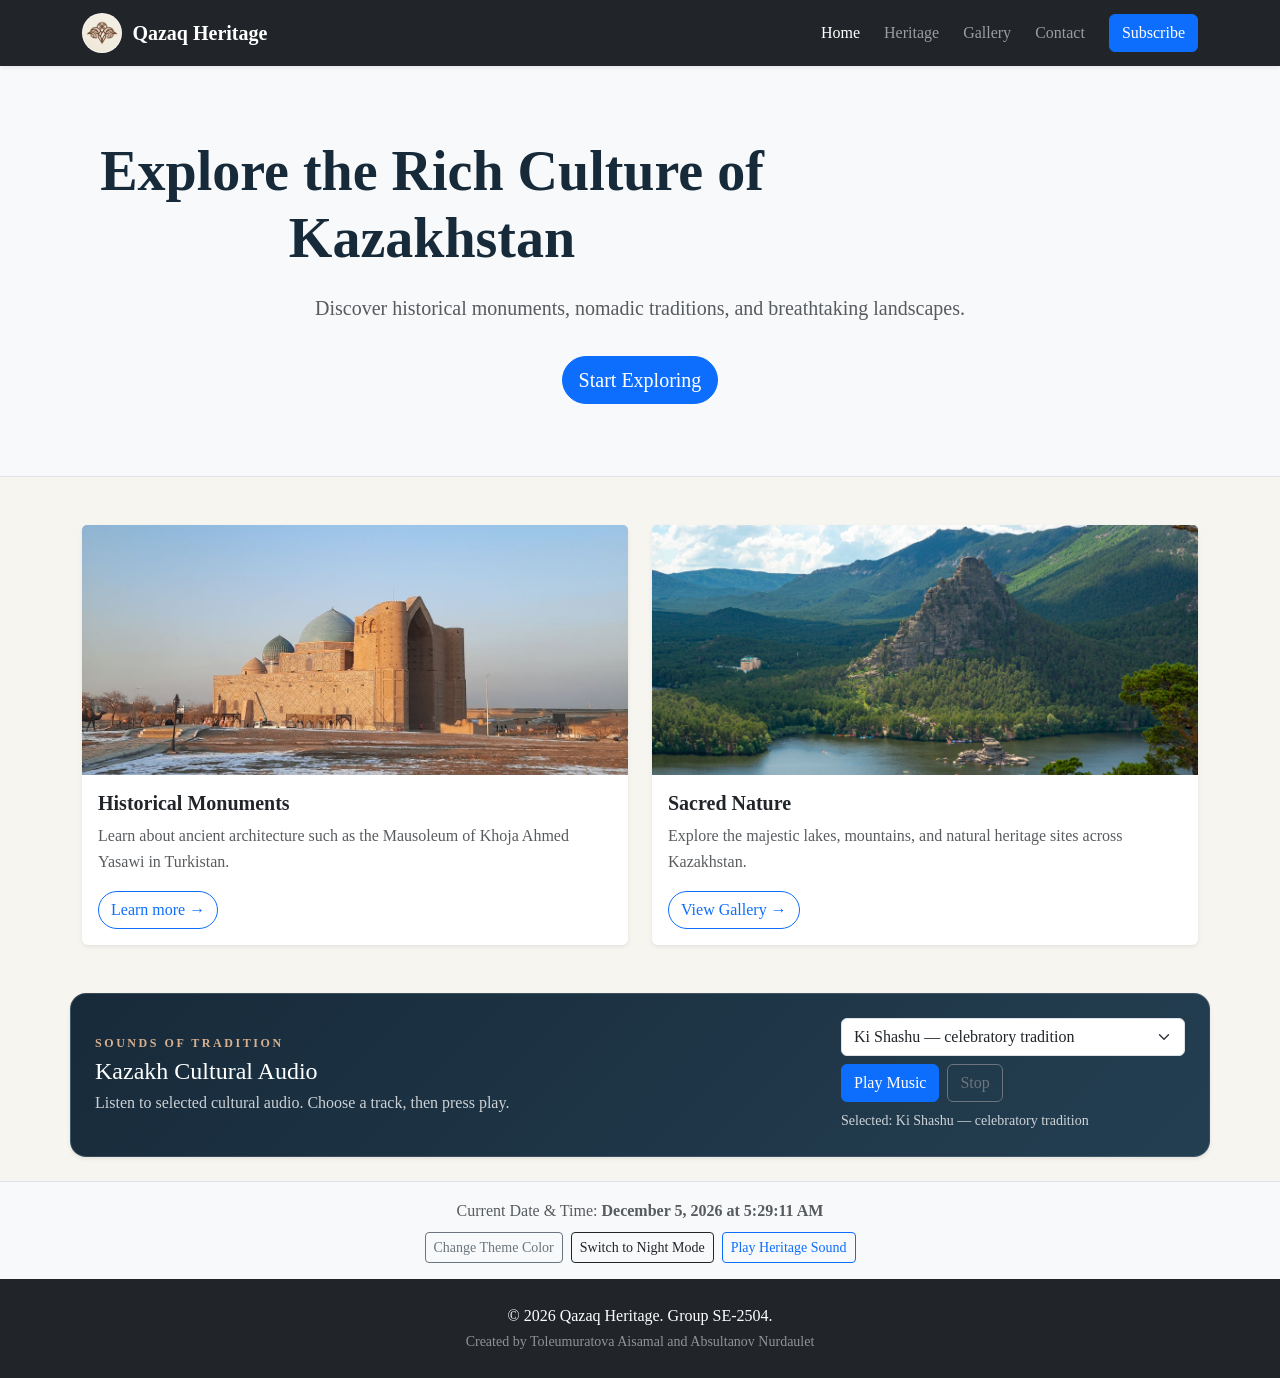
<file: index.html>
<!DOCTYPE html>
<html lang="en">
<head>
    <meta charset="UTF-8">
    <meta name="viewport" content="width=device-width, initial-scale=1.0">
    <title>Qazaq Heritage - Home</title>
    <link href="https://cdn.jsdelivr.net/npm/bootstrap@5.3.3/dist/css/bootstrap.min.css" rel="stylesheet">
    <link rel="stylesheet" href="css/style.css">
</head>
<body>

    <!-- Navbar -->
    <nav class="navbar navbar-expand-lg navbar-dark bg-dark shadow-sm">
        <div class="container">
            <a class="navbar-brand d-flex align-items-center fw-bold" href="index.html">
                <img src="images/brand-logo.png" alt="Qazaq Heritage emblem" width="40" height="40" class="brand-logo">
                Qazaq Heritage
            </a>
            <button class="navbar-toggler" type="button" data-bs-toggle="collapse" data-bs-target="#navbarNav" aria-controls="navbarNav" aria-expanded="false" aria-label="Toggle navigation">
                <span class="navbar-toggler-icon"></span>
            </button>
            <div class="collapse navbar-collapse" id="navbarNav">
                <ul class="navbar-nav ms-auto gap-lg-2">
                    <li class="nav-item"><a class="nav-link active" aria-current="page" href="index.html">Home</a></li>
                    <li class="nav-item"><a class="nav-link" href="heritage.html">Heritage</a></li>
                    <li class="nav-item"><a class="nav-link" href="gallery.html">Gallery</a></li>
                    <li class="nav-item"><a class="nav-link" href="contact.html">Contact</a></li>
                </ul>
                <button id="openModalBtn" type="button" class="btn btn-primary ms-lg-3 mt-2 mt-lg-0" aria-haspopup="dialog" aria-controls="subscriptionModal">Subscribe</button>
            </div>
        </div>
    </nav>

    <!-- Hero Section -->
    <header class="py-5 bg-light border-bottom text-center">
        <div class="container my-4">
            <h1 class="display-4 fw-bold">Explore the Rich Culture of Kazakhstan</h1>
            <p class="lead text-muted">Discover historical monuments, nomadic traditions, and breathtaking landscapes.</p>
            <a href="heritage.html" class="btn btn-primary btn-lg rounded-pill mt-3">Start Exploring</a>
        </div>
    </header>

    <!-- Featured Cards -->
    <main class="container my-5">
        <div class="row g-4">
            <div class="col-md-6">
                <div class="card h-100 shadow-sm border-0">
                    <img src="images/yasawi.jpg" class="card-img-top home-featured-image" alt="Mausoleum of Khoja Ahmed Yasawi">
                    <div class="card-body">
                        <h5 class="card-title fw-bold">Historical Monuments</h5>
                        <p class="card-text text-muted">Learn about ancient architecture such as the Mausoleum of Khoja Ahmed Yasawi in Turkistan.</p>
                        <a href="heritage.html" class="btn btn-outline-primary rounded-pill">Learn more &rarr;</a>
                    </div>
                </div>
            </div>
            <div class="col-md-6">
                <div class="card h-100 shadow-sm border-0">
                    <img src="images/burabay.jpg" class="card-img-top home-featured-image" alt="Burabay landscape">
                    <div class="card-body">
                        <h5 class="card-title fw-bold">Sacred Nature</h5>
                        <p class="card-text text-muted">Explore the majestic lakes, mountains, and natural heritage sites across Kazakhstan.</p>
                        <a href="gallery.html" class="btn btn-outline-primary rounded-pill">View Gallery &rarr;</a>
                    </div>
                </div>
            </div>
        </div>
    </main>

    <!-- Assignment 5: Cultural audio player. Playback starts only after user interaction. -->
    <section class="heritage-audio-player container my-4 p-4 rounded-4 shadow-sm" aria-labelledby="heritageAudioTitle">
        <div class="row align-items-center g-3">
            <div class="col-12 col-md">
                <p class="eyebrow mb-1">Sounds of tradition</p>
                <h2 id="heritageAudioTitle" class="h4 mb-1">Kazakh Cultural Audio</h2>
                <p class="audio-description mb-0">Listen to selected cultural audio. Choose a track, then press play.</p>
            </div>
            <div class="col-12 col-md-auto audio-controls">
                <label class="visually-hidden" for="heritageTrackSelect">Choose audio track</label>
                <select id="heritageTrackSelect" class="form-select mb-2">
                    <option value="audio/ki-shashu.mp3">Ki Shashu — celebratory tradition</option>
                    <option value="audio/lullaby-by-the-fire.mp3">Lullaby by the Fire</option>
                </select>
                <div class="d-flex flex-wrap gap-2">
                    <button id="heritagePlayBtn" class="btn btn-primary" type="button">Play Music</button>
                    <button id="heritageStopBtn" class="btn btn-outline-secondary" type="button">Stop</button>
                </div>
                <p id="heritageAudioStatus" class="small mt-2 mb-0" role="status" aria-live="polite">Ready to play.</p>
                <audio id="heritageAudio" preload="none"></audio>
            </div>
        </div>
    </section>

    <!-- Dynamic Date/Time & Color Switcher -->
    <div class="text-center py-3 bg-light border-top">
        <p class="mb-2 text-muted">Current Date & Time: <span id="dateTimeDisplay" class="fw-bold"></span></p>
        <button id="changeBgBtn" class="btn btn-outline-secondary btn-sm" type="button">Change Theme Color</button>
        <button id="themeToggleBtn" class="btn btn-outline-dark btn-sm ms-1" type="button" aria-pressed="false">Switch to Night Mode</button>
        <button id="soundEffectBtn" class="btn btn-outline-primary btn-sm ms-1" type="button" aria-pressed="false">Play Heritage Sound</button>
    </div>

    <!-- Modal Popup -->
    <div id="subscriptionModal" class="subscription-modal" role="dialog" aria-modal="true" aria-labelledby="subscriptionTitle" aria-hidden="true">
        <div class="subscription-modal-content bg-white p-4 rounded shadow" role="document">
            <button id="closeModalBtn" type="button" class="subscription-modal-close" aria-label="Close subscription form">&times;</button>
            <h4 id="subscriptionTitle">Subscribe to Newsletter</h4>
            <p class="text-muted">Get updates on Qazaq Heritage projects.</p>
            <form id="subscriptionForm">
                <label for="subscriptionEmail" class="form-label">Email address</label>
                <input id="subscriptionEmail" name="email" type="email" class="form-control mb-3" placeholder="Enter your email" required>
                <button type="submit" class="btn btn-success w-100">Subscribe</button>
                <p id="subscriptionStatus" class="mt-2 mb-0" role="status" aria-live="polite"></p>
            </form>
        </div>
    </div>

    <!-- Footer -->
    <footer class="py-4 bg-dark text-white text-center">
        <div class="container">
            <p class="mb-0">&copy; 2026 Qazaq Heritage. Group SE-2504.</p>
            <small class="text-white-50">Created by Toleumuratova Aisamal and Absultanov Nurdaulet</small>
        </div>
    </footer>

    <script src="https://cdn.jsdelivr.net/npm/bootstrap@5.3.3/dist/js/bootstrap.bundle.min.js"></script>
    <script src="js/script.js"></script>
</body>
</html>
</file>
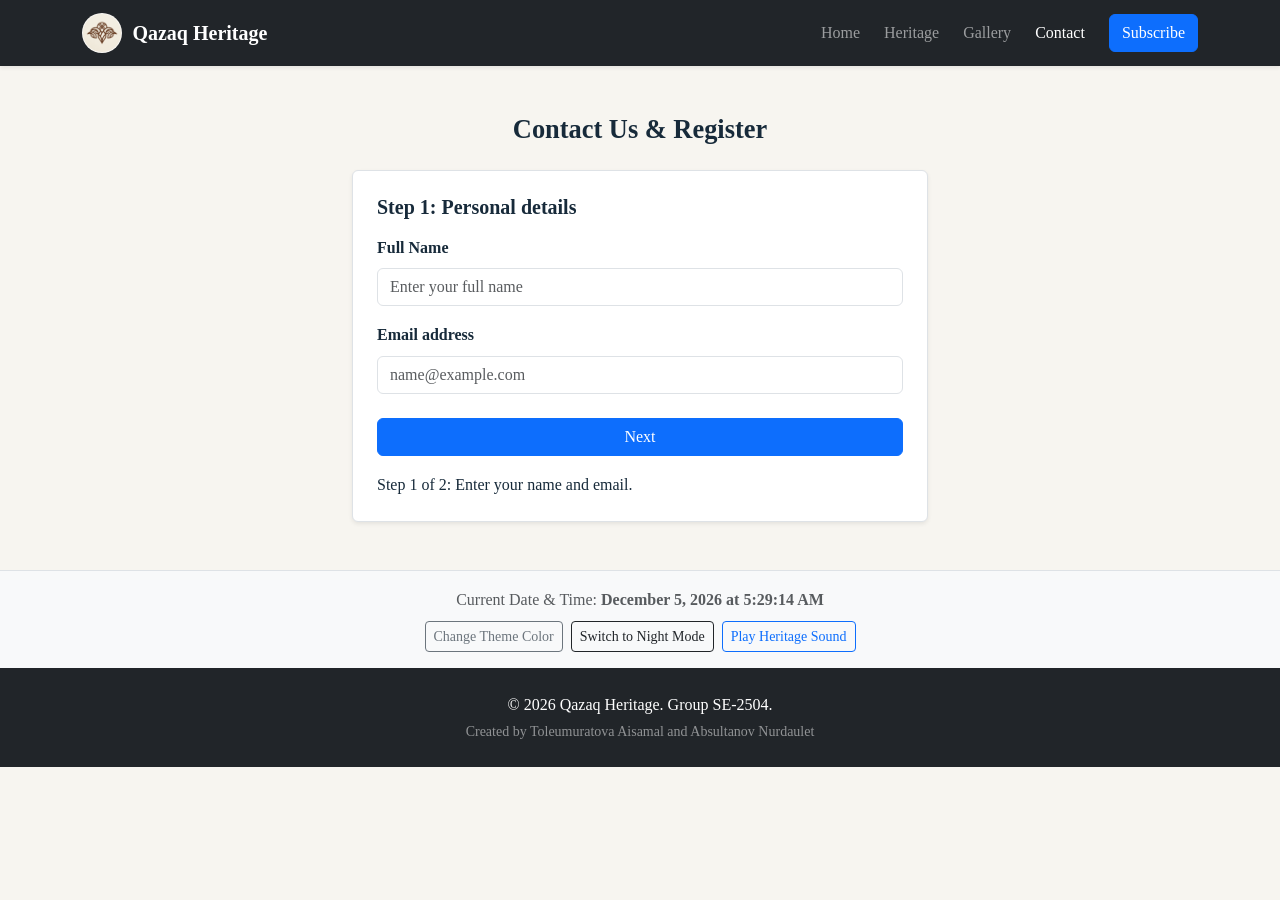
<file: contact.html>
<!DOCTYPE html>
<html lang="en">
<head>
    <meta charset="UTF-8">
    <meta name="viewport" content="width=device-width, initial-scale=1.0">
    <title>Qazaq Heritage - Contact</title>
    <link href="https://cdn.jsdelivr.net/npm/bootstrap@5.3.3/dist/css/bootstrap.min.css" rel="stylesheet">
    <link rel="stylesheet" href="css/style.css">
</head>
<body>

    <!-- Navbar -->
    <nav class="navbar navbar-expand-lg navbar-dark bg-dark shadow-sm">
        <div class="container">
            <a class="navbar-brand d-flex align-items-center fw-bold" href="index.html">
                <img src="images/brand-logo.png" alt="Qazaq Heritage emblem" width="40" height="40" class="brand-logo">
                Qazaq Heritage
            </a>
            <button class="navbar-toggler" type="button" data-bs-toggle="collapse" data-bs-target="#navbarNav" aria-controls="navbarNav" aria-expanded="false" aria-label="Toggle navigation">
                <span class="navbar-toggler-icon"></span>
            </button>
            <div class="collapse navbar-collapse" id="navbarNav">
                <ul class="navbar-nav ms-auto gap-lg-2">
                    <li class="nav-item"><a class="nav-link" href="index.html">Home</a></li>
                    <li class="nav-item"><a class="nav-link" href="heritage.html">Heritage</a></li>
                    <li class="nav-item"><a class="nav-link" href="gallery.html">Gallery</a></li>
                    <li class="nav-item"><a class="nav-link active" aria-current="page" href="contact.html">Contact</a></li>
                </ul>
                <button id="openModalBtn" type="button" class="btn btn-primary ms-lg-3 mt-2 mt-lg-0" aria-haspopup="dialog" aria-controls="subscriptionModal">Subscribe</button>
            </div>
        </div>
    </nav>

    <!-- Main Content -->
    <main class="container my-5 contact-main">
        <h2 class="fw-bold mb-4 text-center">Contact Us & Register</h2>
        
        <!-- Assignment 5: multi-step registration form with validation. -->
        <form id="contactForm" novalidate class="p-4 border rounded bg-white shadow-sm" aria-describedby="formStatus">
            <fieldset class="form-step is-active" data-form-step="0" aria-hidden="false">
                <legend class="h5 fw-bold mb-3">Step 1: Personal details</legend>
                <div class="mb-3">
                    <label for="fullName" class="form-label fw-semibold">Full Name</label>
                    <input type="text" class="form-control" id="fullName" name="fullName" placeholder="Enter your full name" autocomplete="name" required aria-describedby="fullNameError">
                    <div id="fullNameError" class="invalid-feedback"></div>
                </div>

                <div class="mb-3">
                    <label for="emailAddress" class="form-label fw-semibold">Email address</label>
                    <input type="email" class="form-control" id="emailAddress" name="emailAddress" placeholder="name@example.com" autocomplete="email" required aria-describedby="emailError">
                    <div id="emailError" class="invalid-feedback"></div>
                </div>

                <button type="button" id="contactNextBtn" class="btn btn-primary w-100 mt-2">Next</button>
            </fieldset>

            <fieldset class="form-step" data-form-step="1" aria-hidden="true">
                <legend class="h5 fw-bold mb-3">Step 2: Create password</legend>
                <div class="mb-3">
                    <label for="password" class="form-label fw-semibold">Password</label>
                    <input type="password" class="form-control" id="password" name="password" placeholder="Minimum 6 characters" autocomplete="new-password" minlength="6" required aria-describedby="passwordError">
                    <div id="passwordError" class="invalid-feedback"></div>
                </div>

                <div class="mb-3">
                    <label for="confirmPassword" class="form-label fw-semibold">Confirm Password</label>
                    <input type="password" class="form-control" id="confirmPassword" name="confirmPassword" placeholder="Confirm your password" autocomplete="new-password" required aria-describedby="confirmPasswordError">
                    <div id="confirmPasswordError" class="invalid-feedback"></div>
                </div>

                <div class="d-flex gap-2 mt-2">
                    <button type="button" id="contactBackBtn" class="btn btn-outline-secondary flex-fill">Back</button>
                    <button type="submit" class="btn btn-primary flex-fill">Submit</button>
                </div>
            </fieldset>

            <p id="formStatus" class="mt-3 mb-0" role="status" aria-live="polite">Step 1 of 2: Enter your name and email.</p>
        </form>
    </main>

    <!-- Dynamic Date/Time & Color Switcher -->
    <div class="text-center py-3 bg-light border-top">
        <p class="mb-2 text-muted">Current Date & Time: <span id="dateTimeDisplay" class="fw-bold"></span></p>
        <button id="changeBgBtn" class="btn btn-outline-secondary btn-sm" type="button">Change Theme Color</button>
        <button id="themeToggleBtn" class="btn btn-outline-dark btn-sm ms-1" type="button" aria-pressed="false">Switch to Night Mode</button>
        <button id="soundEffectBtn" class="btn btn-outline-primary btn-sm ms-1" type="button">Play Heritage Sound</button>
    </div>

    <!-- Footer -->
    <!-- Modal Popup -->
    <div id="subscriptionModal" class="subscription-modal" role="dialog" aria-modal="true" aria-labelledby="subscriptionTitle" aria-hidden="true">
        <div class="subscription-modal-content bg-white p-4 rounded shadow" role="document">
            <button id="closeModalBtn" type="button" class="subscription-modal-close" aria-label="Close subscription form">&times;</button>
            <h4 id="subscriptionTitle">Subscribe to Newsletter</h4>
            <p class="text-muted">Get updates on Qazaq Heritage projects.</p>
            <form id="subscriptionForm">
                <label for="subscriptionEmail" class="form-label">Email address</label>
                <input id="subscriptionEmail" name="email" type="email" class="form-control mb-3" placeholder="Enter your email" required>
                <button type="submit" class="btn btn-success w-100">Subscribe</button>
                <p id="subscriptionStatus" class="mt-2 mb-0" role="status" aria-live="polite"></p>
            </form>
        </div>
    </div>

    <footer class="py-4 bg-dark text-white text-center">
        <div class="container">
            <p class="mb-0">&copy; 2026 Qazaq Heritage. Group SE-2504.</p>
            <small class="text-white-50">Created by Toleumuratova Aisamal and Absultanov Nurdaulet</small>
        </div>
    </footer>

    <script src="https://cdn.jsdelivr.net/npm/bootstrap@5.3.3/dist/js/bootstrap.bundle.min.js"></script>
    <script src="js/script.js"></script>
</body>
</html>
</file>
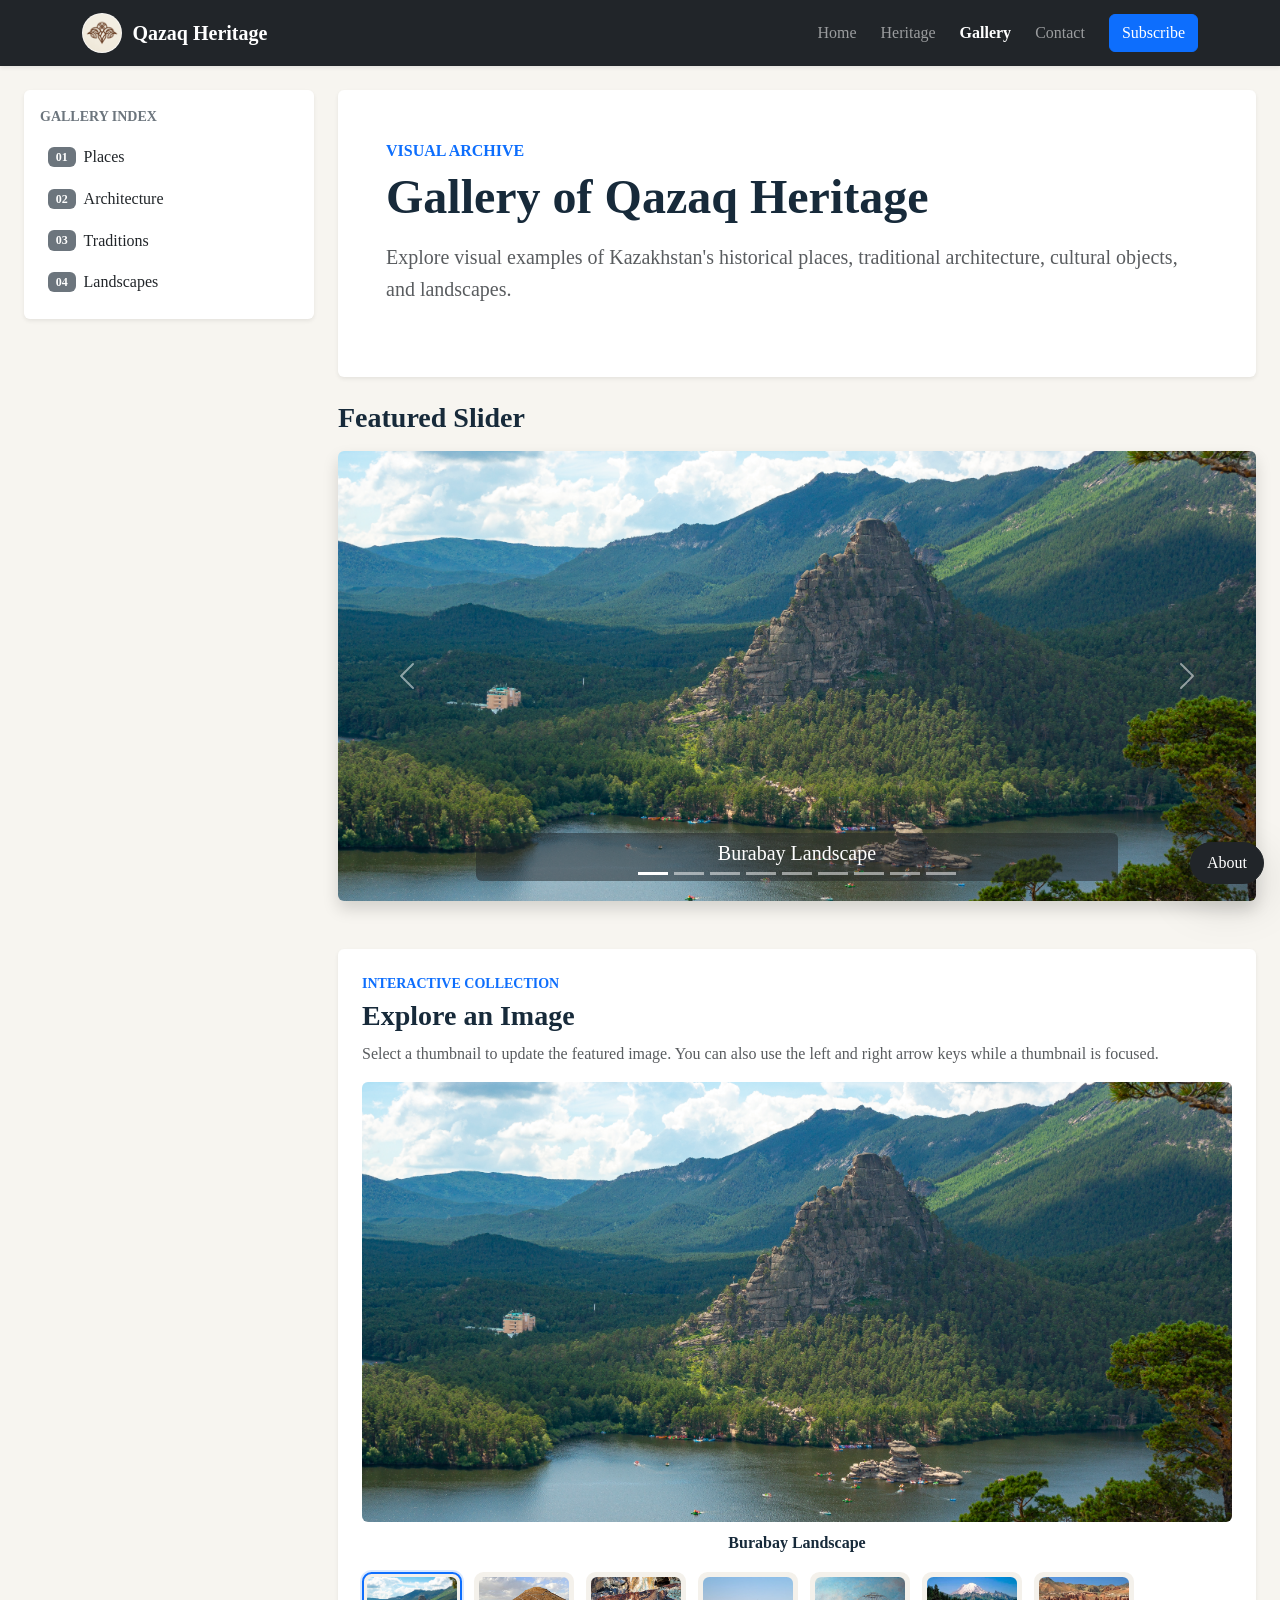
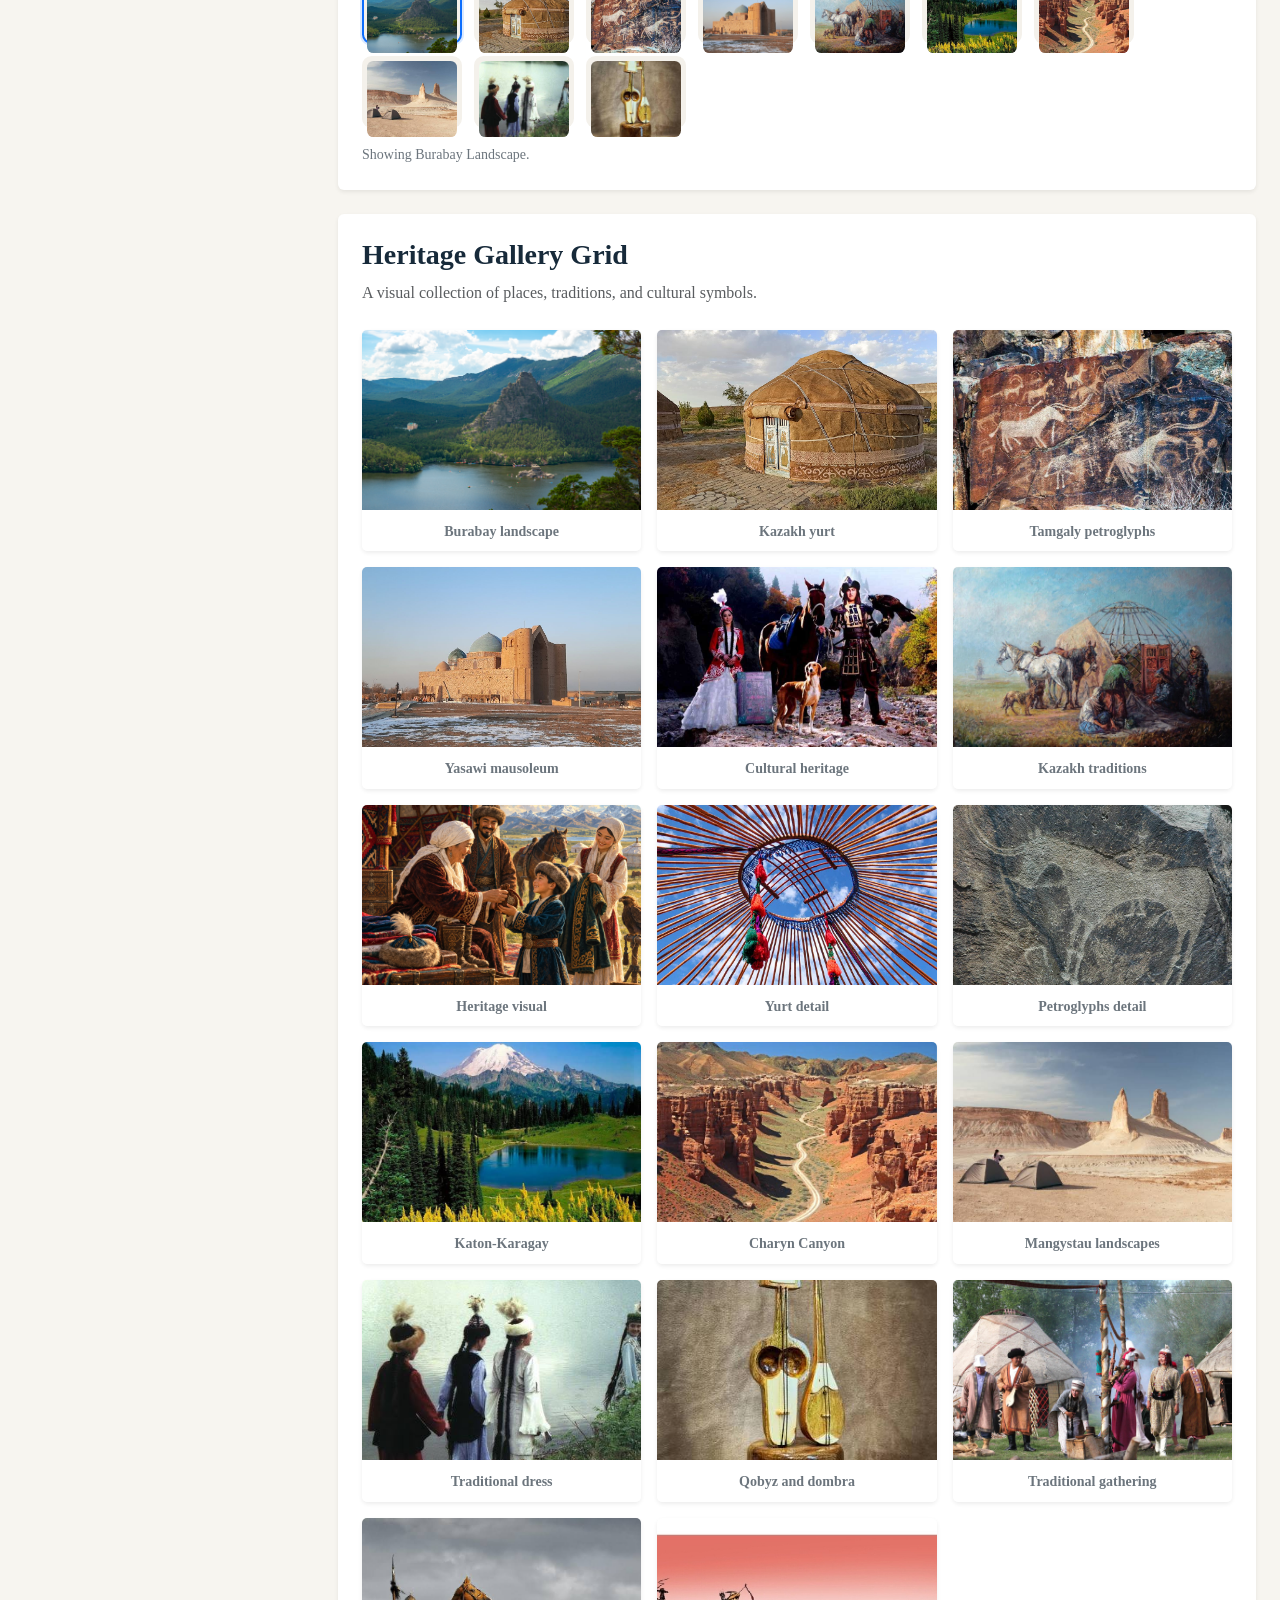
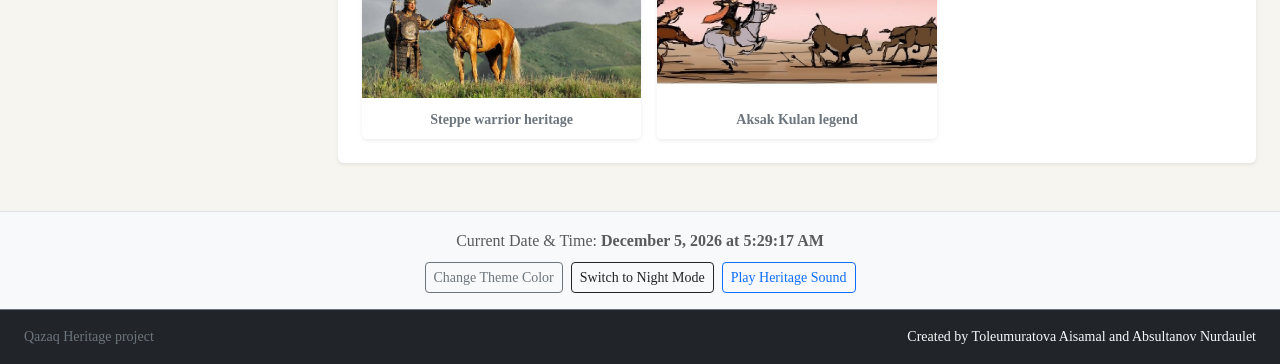
<file: gallery.html>
<!DOCTYPE html>
<html lang="en">
<head>
    <meta charset="UTF-8">
    <meta name="viewport" content="width=device-width, initial-scale=1.0">
    <!-- Qazaq Heritage Team Project -->
    <title>Gallery | Qazaq Heritage</title>
    
    <!-- Bootstrap 5 CSS -->
    <link href="https://cdn.jsdelivr.net/npm/bootstrap@5.3.3/dist/css/bootstrap.min.css" rel="stylesheet">
    <!-- Custom Stylesheet -->
    <link rel="stylesheet" href="css/style.css">
</head>
<body class="d-flex flex-column min-vh-100">

    <!-- Task 5: Bootstrap Navigation Bar -->
    <header>
        <nav class="navbar navbar-expand-lg navbar-dark bg-dark shadow-sm">
            <div class="container">
                <a class="navbar-brand d-flex align-items-center fw-bold" href="index.html">
                    <img src="images/brand-logo.png" alt="Qazaq Heritage emblem" width="40" height="40" class="brand-logo">
                    <span>Qazaq Heritage</span>
                </a>
                <button class="navbar-toggler" type="button" data-bs-toggle="collapse" data-bs-target="#mainNavbar" aria-controls="mainNavbar" aria-expanded="false" aria-label="Toggle navigation">
                    <span class="navbar-toggler-icon"></span>
                </button>
                <div class="collapse navbar-collapse" id="mainNavbar">
                    <ul class="navbar-nav ms-auto mb-2 mb-lg-0 gap-lg-2">
                        <li class="nav-item"><a class="nav-link" href="index.html">Home</a></li>
                        <li class="nav-item"><a class="nav-link" href="heritage.html">Heritage</a></li>
                        <li class="nav-item"><a class="nav-link active fw-semibold" aria-current="page" href="gallery.html">Gallery</a></li>
                        <li class="nav-item"><a class="nav-link" href="contact.html">Contact</a></li>
                    </ul>
                <button id="openModalBtn" type="button" class="btn btn-primary ms-lg-3 mt-2 mt-lg-0" aria-haspopup="dialog" aria-controls="subscriptionModal">Subscribe</button>
                </div>
            </div>
        </nav>
    </header>

    <!-- Main Content Layout -->
    <div class="container-fluid flex-grow-1 my-4 px-3 px-md-4">
        <div class="row g-4">
            
            <!-- Sidebar Navigation -->
            <aside class="col-12 col-lg-3">
                <div class="p-3 bg-white rounded shadow-sm sticky-lg-top gallery-sidebar">
                    <p class="text-uppercase text-secondary fw-bold small mb-2">GALLERY INDEX</p>
                    <div class="list-group list-group-flush">
                        <div class="list-group-item border-0 px-2 py-2 d-flex align-items-center gap-2">
                            <span class="badge bg-secondary">01</span> Places
                        </div>
                        <div class="list-group-item border-0 px-2 py-2 d-flex align-items-center gap-2">
                            <span class="badge bg-secondary">02</span> Architecture
                        </div>
                        <div class="list-group-item border-0 px-2 py-2 d-flex align-items-center gap-2">
                            <span class="badge bg-secondary">03</span> Traditions
                        </div>
                        <div class="list-group-item border-0 px-2 py-2 d-flex align-items-center gap-2">
                            <span class="badge bg-secondary">04</span> Landscapes
                        </div>
                    </div>
                </div>
            </aside>

            <!-- Main Body -->
            <main class="col-12 col-lg-9">
                
                <!-- Introduction Section -->
                <section class="p-4 p-md-5 bg-white rounded shadow-sm mb-4">
                    <p class="text-uppercase text-primary fw-bold mb-1">Visual Archive</p>
                    <h1 class="display-5 fw-bold mb-3">Gallery of Qazaq Heritage</h1>
                    <p class="lead text-muted mb-4">Explore visual examples of Kazakhstan's historical places, traditional architecture, cultural objects, and landscapes.</p>
                </section>

                <!-- Task 7: Bootstrap Carousel (9 Images) -->
                <section class="mb-5">
                    <h2 class="h3 fw-bold mb-3">Featured Slider</h2>
                    <div id="heritageCarousel" class="carousel slide shadow rounded overflow-hidden" data-bs-ride="carousel">
                        
                        <!-- Carousel Indicators -->
                        <div class="carousel-indicators">
                            <button type="button" data-bs-target="#heritageCarousel" data-bs-slide-to="0" class="active" aria-current="true" aria-label="Slide 1"></button>
                            <button type="button" data-bs-target="#heritageCarousel" data-bs-slide-to="1" aria-label="Slide 2"></button>
                            <button type="button" data-bs-target="#heritageCarousel" data-bs-slide-to="2" aria-label="Slide 3"></button>
                            <button type="button" data-bs-target="#heritageCarousel" data-bs-slide-to="3" aria-label="Slide 4"></button>
                            <button type="button" data-bs-target="#heritageCarousel" data-bs-slide-to="4" aria-label="Slide 5"></button>
                            <button type="button" data-bs-target="#heritageCarousel" data-bs-slide-to="5" aria-label="Slide 6"></button>
                            <button type="button" data-bs-target="#heritageCarousel" data-bs-slide-to="6" aria-label="Slide 7"></button>
                            <button type="button" data-bs-target="#heritageCarousel" data-bs-slide-to="7" aria-label="Slide 8"></button>
                            <button type="button" data-bs-target="#heritageCarousel" data-bs-slide-to="8" aria-label="Slide 9"></button>
                        </div>

                        <!-- Carousel Inner Slides -->
                        <div class="carousel-inner">
                            <div class="carousel-item active">
                                <img src="images/burabay.jpg" class="d-block w-100 object-fit-cover gallery-carousel-image" alt="Burabay landscape">
                                <div class="carousel-caption d-none d-md-block bg-dark bg-opacity-50 rounded p-2">
                                    <h5>Burabay Landscape</h5>
                                </div>
                            </div>
                            <div class="carousel-item">
                                <img src="images/yurt.jpg" class="d-block w-100 object-fit-cover gallery-carousel-image" alt="Kazakh yurt">
                                <div class="carousel-caption d-none d-md-block bg-dark bg-opacity-50 rounded p-2">
                                    <h5>Kazakh Yurt</h5>
                                </div>
                            </div>
                            <div class="carousel-item">
                                <img src="images/tamgaly.jpg" class="d-block w-100 object-fit-cover gallery-carousel-image" alt="Tamgaly petroglyphs">
                                <div class="carousel-caption d-none d-md-block bg-dark bg-opacity-50 rounded p-2">
                                    <h5>Tamgaly Petroglyphs</h5>
                                </div>
                            </div>
                            <div class="carousel-item">
                                <img src="images/yasawi.jpg" class="d-block w-100 object-fit-cover gallery-carousel-image" alt="Yasawi mausoleum">
                                <div class="carousel-caption d-none d-md-block bg-dark bg-opacity-50 rounded p-2">
                                    <h5>Yasawi Mausoleum</h5>
                                </div>
                            </div>
                            <div class="carousel-item">
                                <img src="images/jetiqazyna.jpg" class="d-block w-100 object-fit-cover gallery-carousel-image" alt="Cultural heritage">
                                <div class="carousel-caption d-none d-md-block bg-dark bg-opacity-50 rounded p-2">
                                    <h5>Cultural Heritage</h5>
                                </div>
                            </div>
                            <div class="carousel-item">
                                <img src="images/kazakh_culture.jpg" class="d-block w-100 object-fit-cover gallery-carousel-image" alt="Kazakh traditions">
                                <div class="carousel-caption d-none d-md-block bg-dark bg-opacity-50 rounded p-2">
                                    <h5>Kazakh Traditions</h5>
                                </div>
                            </div>
                            <div class="carousel-item">
                                <img src="images/Qazaq Heritage_1.jpg" class="d-block w-100 object-fit-cover gallery-carousel-image" alt="Heritage visual">
                                <div class="carousel-caption d-none d-md-block bg-dark bg-opacity-50 rounded p-2">
                                    <h5>Heritage Visual</h5>
                                </div>
                            </div>
                            <div class="carousel-item">
                                <img src="images/yurt_2.jpg" class="d-block w-100 object-fit-cover gallery-carousel-image" alt="Yurt detail">
                                <div class="carousel-caption d-none d-md-block bg-dark bg-opacity-50 rounded p-2">
                                    <h5>Yurt Detail</h5>
                                </div>
                            </div>
                            <div class="carousel-item">
                                <img src="images/tamgaly_2.jpg" class="d-block w-100 object-fit-cover gallery-carousel-image" alt="Petroglyphs">
                                <div class="carousel-caption d-none d-md-block bg-dark bg-opacity-50 rounded p-2">
                                    <h5>Petroglyphs Detail</h5>
                                </div>
                            </div>
                        </div>

                        <!-- Carousel Controls -->
                        <button class="carousel-control-prev" type="button" data-bs-target="#heritageCarousel" data-bs-slide="prev">
                            <span class="carousel-control-prev-icon" aria-hidden="true"></span>
                            <span class="visually-hidden">Previous</span>
                        </button>
                        <button class="carousel-control-next" type="button" data-bs-target="#heritageCarousel" data-bs-slide="next">
                            <span class="carousel-control-next-icon" aria-hidden="true"></span>
                            <span class="visually-hidden">Next</span>
                        </button>
                    </div>
                </section>

                <!-- Assignment 5: Attribute manipulation with image thumbnails -->
                <section class="p-4 bg-white rounded shadow-sm mb-4" aria-labelledby="imageExplorerTitle">
                    <p class="text-uppercase small fw-bold text-primary mb-1">Interactive collection</p>
                    <h2 id="imageExplorerTitle" class="h3 fw-bold mb-2">Explore an Image</h2>
                    <p class="text-muted">Select a thumbnail to update the featured image. You can also use the left and right arrow keys while a thumbnail is focused.</p>
                    <figure class="interactive-image-frame mb-3">
                        <img id="featuredHeritageImage" src="images/burabay.jpg" alt="Burabay landscape" class="img-fluid w-100 rounded">
                        <figcaption id="featuredHeritageCaption" class="mt-2 fw-semibold">Burabay Landscape</figcaption>
                    </figure>
                    <div id="heritageThumbnails" class="heritage-thumbnails" aria-label="Choose a heritage image">
                        <button type="button" class="heritage-thumbnail is-selected" data-image="images/burabay.jpg" data-caption="Burabay Landscape" aria-pressed="true" aria-label="Show Burabay landscape"><img src="images/burabay.jpg" alt=""></button>
                        <button type="button" class="heritage-thumbnail" data-image="images/yurt.jpg" data-caption="Kazakh Yurt" aria-pressed="false" aria-label="Show Kazakh yurt"><img src="images/yurt.jpg" alt=""></button>
                        <button type="button" class="heritage-thumbnail" data-image="images/tamgaly.jpg" data-caption="Tamgaly Petroglyphs" aria-pressed="false" aria-label="Show Tamgaly petroglyphs"><img src="images/tamgaly.jpg" alt=""></button>
                        <button type="button" class="heritage-thumbnail" data-image="images/yasawi.jpg" data-caption="Yasawi Mausoleum" aria-pressed="false" aria-label="Show Yasawi mausoleum"><img src="images/yasawi.jpg" alt=""></button>
                        <button type="button" class="heritage-thumbnail" data-image="images/kazakh_culture.jpg" data-caption="Kazakh Traditions" aria-pressed="false" aria-label="Show Kazakh traditions"><img src="images/kazakh_culture.jpg" alt=""></button>
                        <button type="button" class="heritage-thumbnail" data-image="images/extra/katon-karagay.jpg" data-caption="Katon-Karagay Mountains" aria-pressed="false" aria-label="Show Katon-Karagay mountains"><img src="images/extra/katon-karagay.jpg" alt=""></button>
                        <button type="button" class="heritage-thumbnail" data-image="images/extra/sharyn-canyon.jpg" data-caption="Charyn Canyon" aria-pressed="false" aria-label="Show Charyn Canyon"><img src="images/extra/sharyn-canyon.jpg" alt=""></button>
                        <button type="button" class="heritage-thumbnail" data-image="images/extra/mangystau-steppe.jpg" data-caption="Mangystau Landscapes" aria-pressed="false" aria-label="Show Mangystau landscapes"><img src="images/extra/mangystau-steppe.jpg" alt=""></button>
                        <button type="button" class="heritage-thumbnail" data-image="images/extra/qazaq-girls.jpg" data-caption="Kazakh Traditional Dress" aria-pressed="false" aria-label="Show traditional dress"><img src="images/extra/qazaq-girls.jpg" alt=""></button>
                        <button type="button" class="heritage-thumbnail" data-image="images/extra/qobyz-dombra.jpg" data-caption="Qobyz and Dombra" aria-pressed="false" aria-label="Show traditional instruments"><img src="images/extra/qobyz-dombra.jpg" alt=""></button>
                    </div>
                    <p id="imageExplorerStatus" class="small text-secondary mt-3 mb-0" role="status" aria-live="polite">Showing Burabay Landscape.</p>
                </section>

                <!-- Responsive Grid Gallery -->
                <section class="p-4 bg-white rounded shadow-sm mb-4">
                    <h2 class="h3 fw-bold mb-2">Heritage Gallery Grid</h2>
                    <p class="text-muted mb-4">A visual collection of places, traditions, and cultural symbols.</p>
                    
                    <div class="row row-cols-1 row-cols-sm-2 row-cols-md-3 g-3">
                        <div class="col">
                            <div class="card h-100 shadow-sm border-0">
                                <img src="images/burabay.jpg" class="card-img-top object-fit-cover gallery-card-image" alt="Burabay landscape">
                                <div class="card-footer bg-white text-center border-0 py-2">
                                    <small class="fw-semibold text-secondary">Burabay landscape</small>
                                </div>
                            </div>
                        </div>

                        <div class="col">
                            <div class="card h-100 shadow-sm border-0">
                                <img src="images/yurt.jpg" class="card-img-top object-fit-cover gallery-card-image" alt="Kazakh yurt">
                                <div class="card-footer bg-white text-center border-0 py-2">
                                    <small class="fw-semibold text-secondary">Kazakh yurt</small>
                                </div>
                            </div>
                        </div>

                        <div class="col">
                            <div class="card h-100 shadow-sm border-0">
                                <img src="images/tamgaly.jpg" class="card-img-top object-fit-cover gallery-card-image" alt="Tamgaly petroglyphs">
                                <div class="card-footer bg-white text-center border-0 py-2">
                                    <small class="fw-semibold text-secondary">Tamgaly petroglyphs</small>
                                </div>
                            </div>
                        </div>

                        <div class="col">
                            <div class="card h-100 shadow-sm border-0">
                                <img src="images/yasawi.jpg" class="card-img-top object-fit-cover gallery-card-image" alt="Yasawi mausoleum">
                                <div class="card-footer bg-white text-center border-0 py-2">
                                    <small class="fw-semibold text-secondary">Yasawi mausoleum</small>
                                </div>
                            </div>
                        </div>

                        <div class="col">
                            <div class="card h-100 shadow-sm border-0">
                                <img src="images/jetiqazyna.jpg" class="card-img-top object-fit-cover gallery-card-image" alt="Cultural heritage">
                                <div class="card-footer bg-white text-center border-0 py-2">
                                    <small class="fw-semibold text-secondary">Cultural heritage</small>
                                </div>
                            </div>
                        </div>

                        <div class="col">
                            <div class="card h-100 shadow-sm border-0">
                                <img src="images/kazakh_culture.jpg" class="card-img-top object-fit-cover gallery-card-image" alt="Kazakh traditions">
                                <div class="card-footer bg-white text-center border-0 py-2">
                                    <small class="fw-semibold text-secondary">Kazakh traditions</small>
                                </div>
                            </div>
                        </div>

                        <div class="col">
                            <div class="card h-100 shadow-sm border-0">
                                <img src="images/Qazaq Heritage_1.jpg" class="card-img-top object-fit-cover gallery-card-image" alt="Heritage visual">
                                <div class="card-footer bg-white text-center border-0 py-2">
                                    <small class="fw-semibold text-secondary">Heritage visual</small>
                                </div>
                            </div>
                        </div>

                        <div class="col">
                            <div class="card h-100 shadow-sm border-0">
                                <img src="images/yurt_2.jpg" class="card-img-top object-fit-cover gallery-card-image" alt="Yurt detail">
                                <div class="card-footer bg-white text-center border-0 py-2">
                                    <small class="fw-semibold text-secondary">Yurt detail</small>
                                </div>
                            </div>
                        </div>

                        <div class="col">
                            <div class="card h-100 shadow-sm border-0">
                                <img src="images/tamgaly_2.jpg" class="card-img-top object-fit-cover gallery-card-image" alt="Petroglyphs">
                                <div class="card-footer bg-white text-center border-0 py-2">
                                    <small class="fw-semibold text-secondary">Petroglyphs detail</small>
                                </div>
                            </div>
                        </div>

                        <div class="col"><div class="card h-100 shadow-sm border-0"><img src="images/extra/katon-karagay.jpg" class="card-img-top gallery-extra-image" alt="Katon-Karagay mountains" loading="lazy"><div class="card-footer bg-white text-center border-0 py-2"><small class="fw-semibold text-secondary">Katon-Karagay</small></div></div></div>
                        <div class="col"><div class="card h-100 shadow-sm border-0"><img src="images/extra/sharyn-canyon.jpg" class="card-img-top gallery-extra-image" alt="Charyn Canyon" loading="lazy"><div class="card-footer bg-white text-center border-0 py-2"><small class="fw-semibold text-secondary">Charyn Canyon</small></div></div></div>
                        <div class="col"><div class="card h-100 shadow-sm border-0"><img src="images/extra/mangystau-steppe.jpg" class="card-img-top gallery-extra-image" alt="Mangystau landscape" loading="lazy"><div class="card-footer bg-white text-center border-0 py-2"><small class="fw-semibold text-secondary">Mangystau landscapes</small></div></div></div>
                        <div class="col"><div class="card h-100 shadow-sm border-0"><img src="images/extra/qazaq-girls.jpg" class="card-img-top gallery-extra-image" alt="Kazakh traditional dress" loading="lazy"><div class="card-footer bg-white text-center border-0 py-2"><small class="fw-semibold text-secondary">Traditional dress</small></div></div></div>
                        <div class="col"><div class="card h-100 shadow-sm border-0"><img src="images/extra/qobyz-dombra.jpg" class="card-img-top gallery-extra-image" alt="Traditional Kazakh instruments" loading="lazy"><div class="card-footer bg-white text-center border-0 py-2"><small class="fw-semibold text-secondary">Qobyz and dombra</small></div></div></div>
                        <div class="col"><div class="card h-100 shadow-sm border-0"><img src="images/extra/toy-zhyin.jpg" class="card-img-top gallery-extra-image" alt="Traditional gathering" loading="lazy"><div class="card-footer bg-white text-center border-0 py-2"><small class="fw-semibold text-secondary">Traditional gathering</small></div></div></div>
                        <div class="col"><div class="card h-100 shadow-sm border-0"><img src="images/extra/kazakh-warrior.jpg" class="card-img-top gallery-extra-image" alt="Kazakh warrior on horseback" loading="lazy"><div class="card-footer bg-white text-center border-0 py-2"><small class="fw-semibold text-secondary">Steppe warrior heritage</small></div></div></div>
                        <div class="col"><div class="card h-100 shadow-sm border-0"><img src="images/extra/aksak-kulan-art.jpg" class="card-img-top gallery-extra-image" alt="Aksak Kulan illustration" loading="lazy"><div class="card-footer bg-white text-center border-0 py-2"><small class="fw-semibold text-secondary">Aksak Kulan legend</small></div></div></div>
                    </div>
                </section>

            </main>
        </div>
    </div>

    <!-- Assignment 4: Current date/time and background color control -->
    <section class="text-center py-3 bg-light border-top" aria-label="Page settings">
        <p class="mb-2 text-muted">Current Date &amp; Time: <span id="dateTimeDisplay" class="fw-bold"></span></p>
        <button id="changeBgBtn" class="btn btn-outline-secondary btn-sm" type="button">Change Theme Color</button>
        <button id="themeToggleBtn" class="btn btn-outline-dark btn-sm ms-1" type="button" aria-pressed="false">Switch to Night Mode</button>
        <button id="soundEffectBtn" class="btn btn-outline-primary btn-sm ms-1" type="button" aria-pressed="false">Play Heritage Sound</button>
    </section>

    <!-- Task 10 & Submission Rule: Footer with Member Names -->
    
    <!-- Cultural audio player is placed on the Home page; Gallery focuses on visual content. -->



    <!-- Modal Popup -->
    <div id="subscriptionModal" class="subscription-modal" role="dialog" aria-modal="true" aria-labelledby="subscriptionTitle" aria-hidden="true">
        <div class="subscription-modal-content bg-white p-4 rounded shadow" role="document">
            <button id="closeModalBtn" type="button" class="subscription-modal-close" aria-label="Close subscription form">&times;</button>
            <h4 id="subscriptionTitle">Subscribe to Newsletter</h4>
            <p class="text-muted">Get updates on Qazaq Heritage projects.</p>
            <form id="subscriptionForm">
                <label for="subscriptionEmail" class="form-label">Email address</label>
                <input id="subscriptionEmail" name="email" type="email" class="form-control mb-3" placeholder="Enter your email" required>
                <button type="submit" class="btn btn-success w-100">Subscribe</button>
                <p id="subscriptionStatus" class="mt-2 mb-0" role="status" aria-live="polite"></p>
            </form>
        </div>
    </div>

    <footer class="bg-dark text-white py-3 mt-auto border-top border-secondary">
        <div class="container-fluid px-4 d-flex flex-column flex-md-row justify-content-between align-items-center gap-2">
            <p class="mb-0 small text-secondary">Qazaq Heritage project</p>
            <p class="mb-0 small text-light">Created by Toleumuratova Aisamal and Absultanov Nurdaulet</p>
        </div>
    </footer>

    <!-- Team Information Widget -->
    <details class="team-info position-fixed bottom-0 end-0 m-3 z-3">
        <summary class="btn btn-dark shadow-lg px-3 py-2 rounded-pill">About</summary>
        <div class="team-info-popup card p-3 shadow-lg border-0 mt-2 position-absolute bottom-100 end-0 bg-white">
            <h3 class="h6 fw-bold mb-3 text-center">About the Team</h3>
            <div class="d-flex justify-content-around">
                <div class="text-center">
                    <img class="rounded-circle object-fit-cover mb-1" src="images/aisamal.jpg" alt="Toleumuratova Aisamal" width="50" height="50">
                    <span class="d-block small fw-semibold">Aisamal</span>
                </div>
                <div class="text-center">
                    <img class="rounded-circle object-fit-cover mb-1" src="images/nurdaulet.jpg" alt="Absultanov Nurdaulet" width="50" height="50">
                    <span class="d-block small fw-semibold">Nurdaulet</span>
                </div>
            </div>
        </div>
    </details>

    <!-- Bootstrap 5 JavaScript Bundle -->
    <script src="https://cdn.jsdelivr.net/npm/bootstrap@5.3.3/dist/js/bootstrap.bundle.min.js"></script>
    <script src="js/script.js"></script>
</body>
</html>
</file>
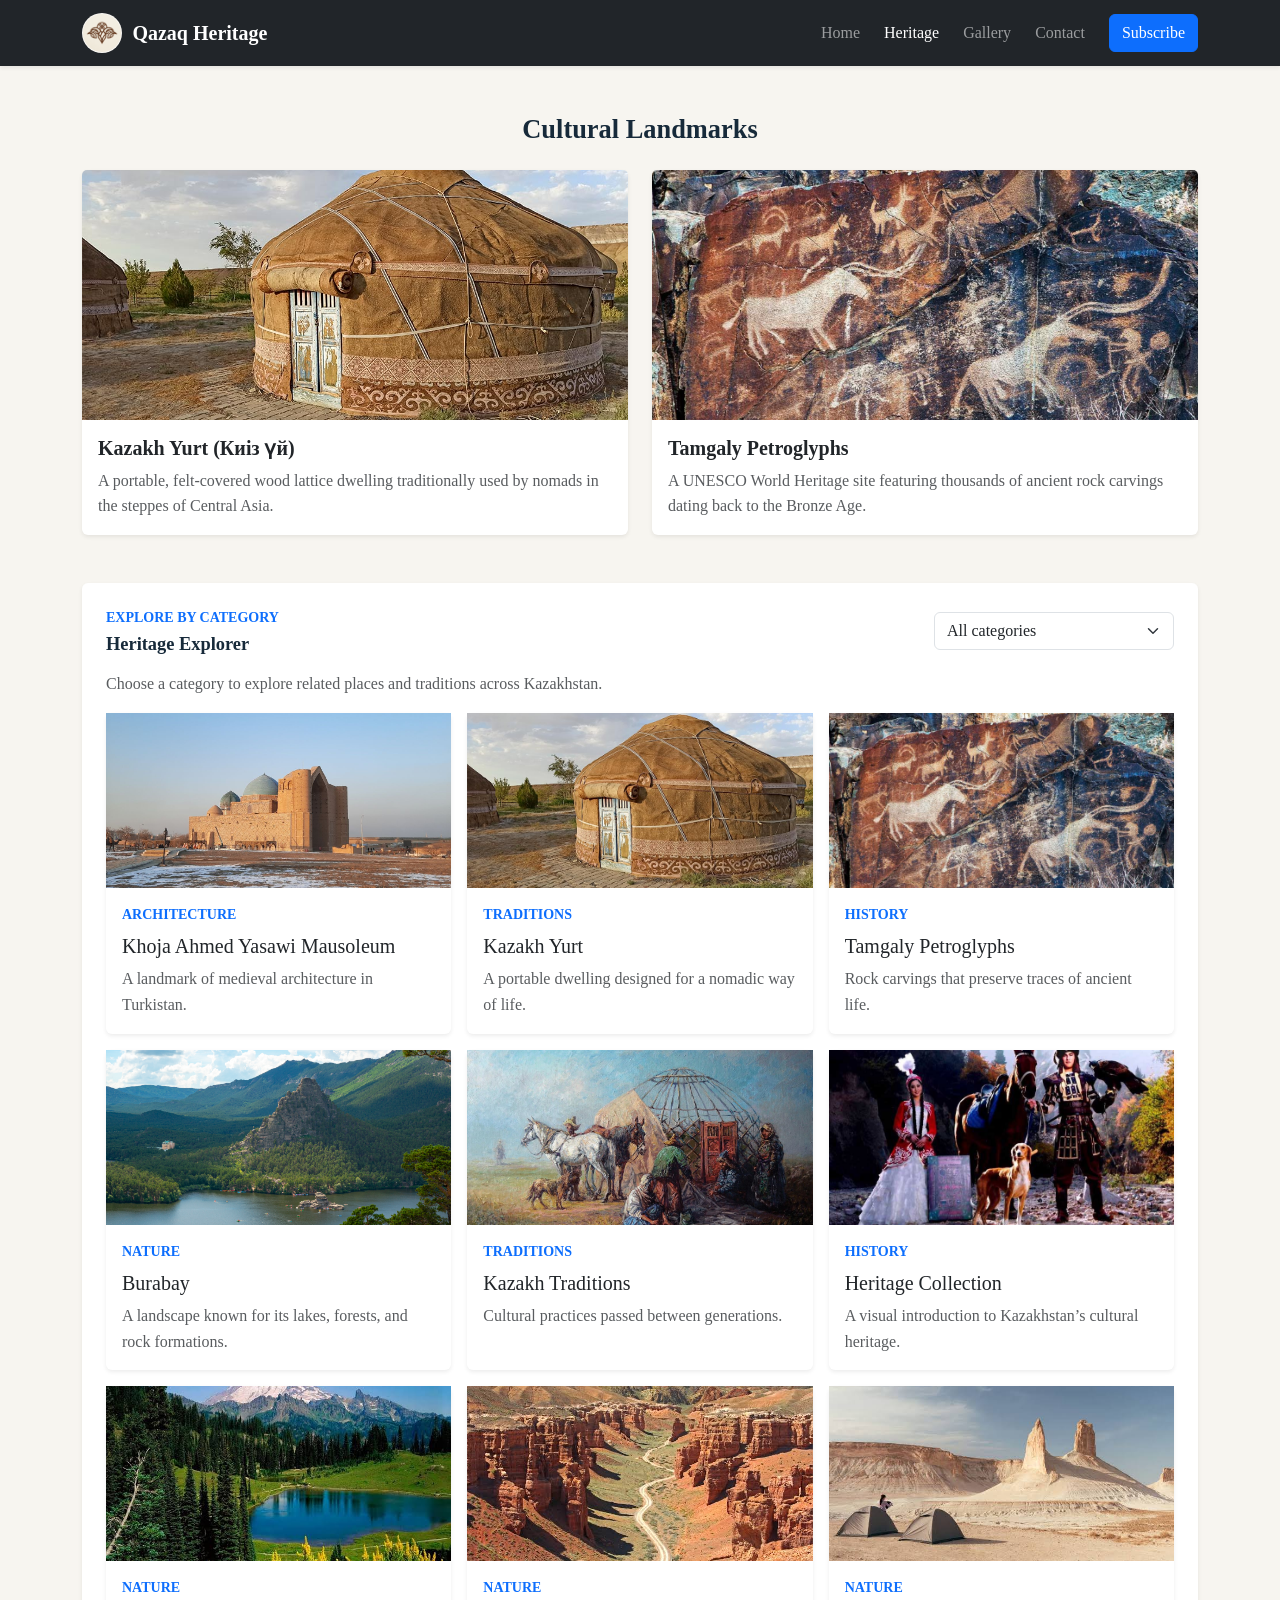
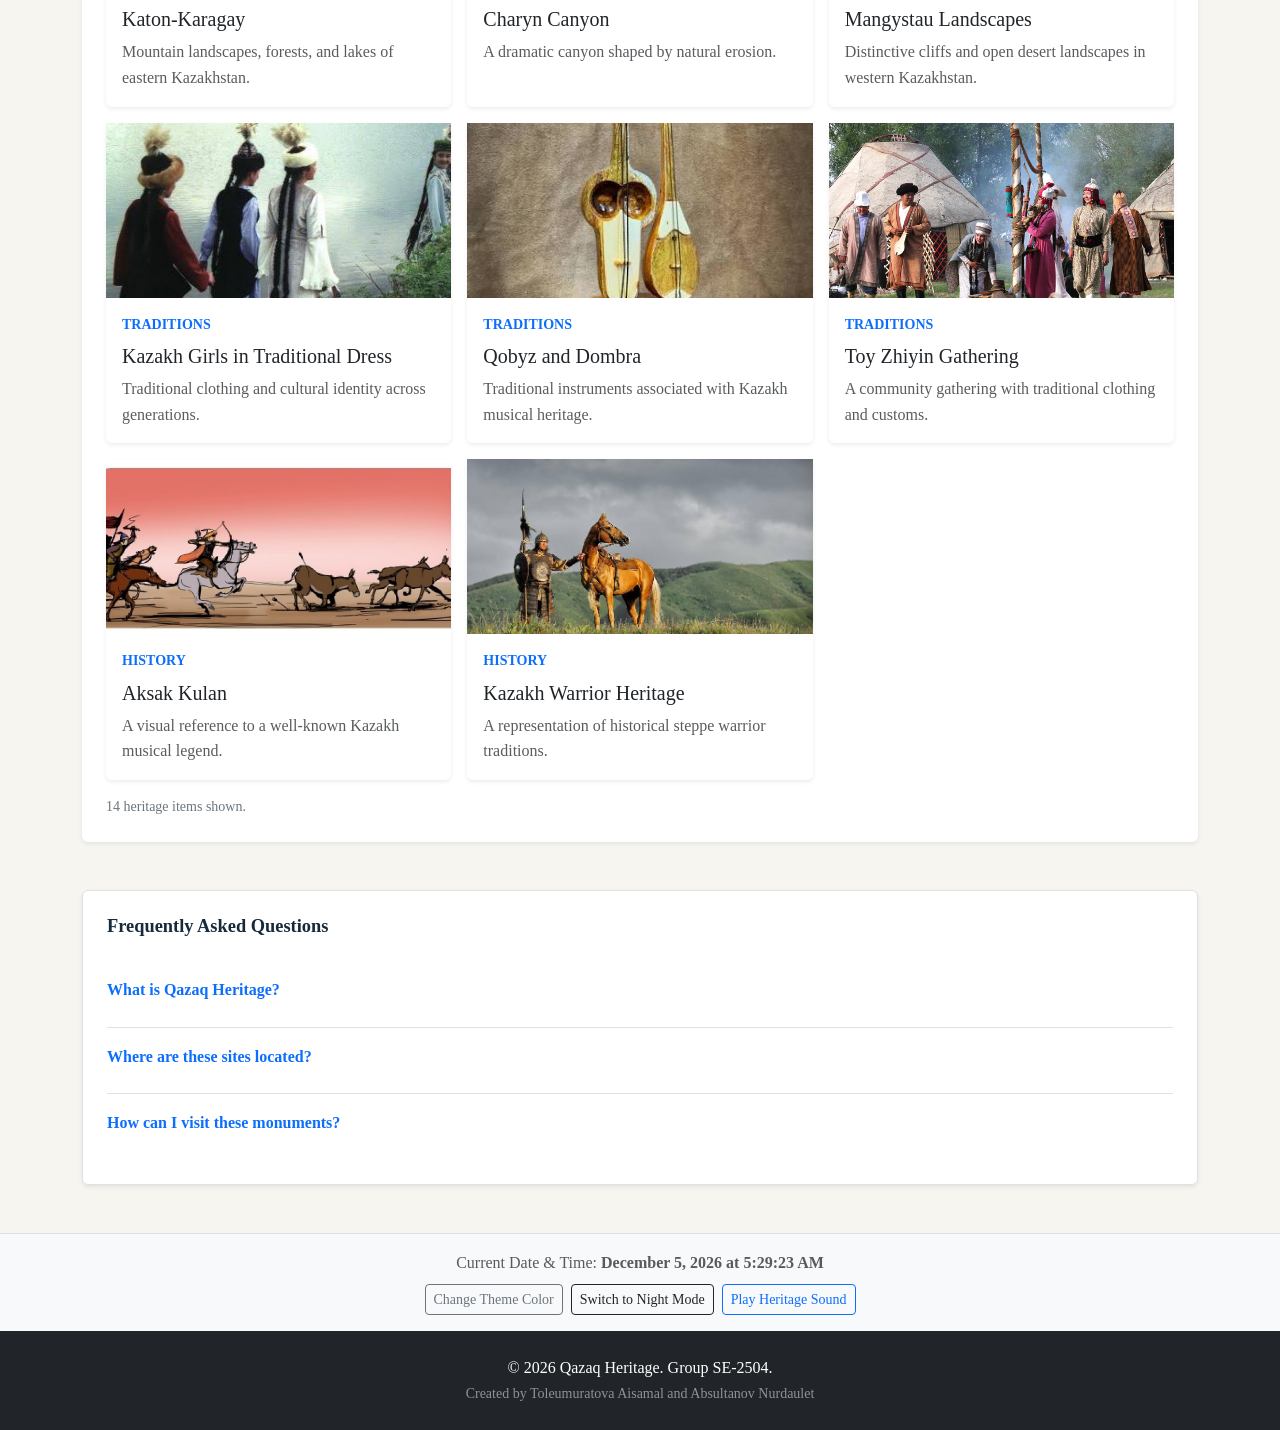
<file: heritage.html>
<!DOCTYPE html>
<html lang="en">
<head>
    <meta charset="UTF-8">
    <meta name="viewport" content="width=device-width, initial-scale=1.0">
    <title>Qazaq Heritage - Cultural Heritage</title>
    <link href="https://cdn.jsdelivr.net/npm/bootstrap@5.3.3/dist/css/bootstrap.min.css" rel="stylesheet">
    <link rel="stylesheet" href="css/style.css">
</head>
<body>

    <!-- Navbar -->
    <nav class="navbar navbar-expand-lg navbar-dark bg-dark shadow-sm">
        <div class="container">
            <a class="navbar-brand d-flex align-items-center fw-bold" href="index.html">
                <img src="images/brand-logo.png" alt="Qazaq Heritage emblem" width="40" height="40" class="brand-logo">
                Qazaq Heritage
            </a>
            <button class="navbar-toggler" type="button" data-bs-toggle="collapse" data-bs-target="#navbarNav" aria-controls="navbarNav" aria-expanded="false" aria-label="Toggle navigation">
                <span class="navbar-toggler-icon"></span>
            </button>
            <div class="collapse navbar-collapse" id="navbarNav">
                <ul class="navbar-nav ms-auto gap-lg-2">
                    <li class="nav-item"><a class="nav-link" href="index.html">Home</a></li>
                    <li class="nav-item"><a class="nav-link active" aria-current="page" href="heritage.html">Heritage</a></li>
                    <li class="nav-item"><a class="nav-link" href="gallery.html">Gallery</a></li>
                    <li class="nav-item"><a class="nav-link" href="contact.html">Contact</a></li>
                </ul>
                <button id="openModalBtn" type="button" class="btn btn-primary ms-lg-3 mt-2 mt-lg-0" aria-haspopup="dialog" aria-controls="subscriptionModal">Subscribe</button>
            </div>
        </div>
    </nav>

    <main class="container my-5">
        <h2 class="fw-bold mb-4 text-center">Cultural Landmarks</h2>

        <div class="row g-4">
            <div class="col-md-6">
                <div class="card h-100 shadow-sm border-0">
                    <img src="images/yurt.jpg" class="card-img-top heritage-featured-image" alt="Kazakh yurt">
                    <div class="card-body">
                        <h5 class="card-title fw-bold">Kazakh Yurt (Киіз үй)</h5>
                        <p class="card-text text-muted">A portable, felt-covered wood lattice dwelling traditionally used by nomads in the steppes of Central Asia.</p>
                    </div>
                </div>
            </div>
            <div class="col-md-6">
                <div class="card h-100 shadow-sm border-0">
                    <img src="images/tamgaly.jpg" class="card-img-top heritage-featured-image" alt="Tamgaly petroglyphs">
                    <div class="card-body">
                        <h5 class="card-title fw-bold">Tamgaly Petroglyphs</h5>
                        <p class="card-text text-muted">A UNESCO World Heritage site featuring thousands of ancient rock carvings dating back to the Bronze Age.</p>
                    </div>
                </div>
            </div>
        </div>

        <!-- Assignment 5: Dynamic heritage explorer -->
        <section class="heritage-explorer my-5 p-4 bg-white rounded shadow-sm" aria-labelledby="explorerTitle">
            <div class="d-flex flex-column flex-md-row justify-content-between align-items-md-center gap-3 mb-3">
                <div>
                    <p class="text-uppercase small fw-bold text-primary mb-1">Explore by category</p>
                    <h3 id="explorerTitle" class="fw-bold mb-0">Heritage Explorer</h3>
                </div>
                <label class="visually-hidden" for="heritageFilter">Filter heritage category</label>
                <select id="heritageFilter" class="form-select heritage-filter" aria-label="Filter heritage category">
                    <option value="all">All categories</option>
                    <option value="architecture">Architecture</option>
                    <option value="traditions">Traditions</option>
                    <option value="history">History</option>
                    <option value="nature">Nature</option>
                </select>
            </div>
            <p class="text-muted">Choose a category to explore related places and traditions across Kazakhstan.</p>
            <div id="heritageResults" class="row row-cols-1 row-cols-md-2 row-cols-xl-3 g-3" aria-live="polite"></div>
            <p id="heritageResultStatus" class="small text-secondary mt-3 mb-0" role="status"></p>
        </section>

        <!-- Task 2: Accordion FAQ Section -->
        <div class="my-5 p-4 bg-white rounded shadow-sm border">
            <h3 class="fw-bold mb-4">Frequently Asked Questions</h3>
            <div class="faq-item border-bottom py-3">
                <button type="button" class="faq-question text-primary mb-0" aria-expanded="false" aria-controls="faq-answer-1">What is Qazaq Heritage?</button>
                <div id="faq-answer-1" class="faq-answer text-muted mt-2">Qazaq Heritage is an educational web platform created to celebrate and share Kazakhstan's history and cultural monuments.</div>
            </div>
            <div class="faq-item border-bottom py-3">
                <button type="button" class="faq-question text-primary mb-0" aria-expanded="false" aria-controls="faq-answer-2">Where are these sites located?</button>
                <div id="faq-answer-2" class="faq-answer text-muted mt-2">The heritage sites are spread across various regions of Kazakhstan, including Turkistan, Almaty region, and Burabay.</div>
            </div>
            <div class="faq-item py-3">
                <button type="button" class="faq-question text-primary mb-0" aria-expanded="false" aria-controls="faq-answer-3">How can I visit these monuments?</button>
                <div id="faq-answer-3" class="faq-answer text-muted mt-2">You can find official travel routes and guided tours provided by local tourism organizations in Kazakhstan.</div>
            </div>
        </div>
    </main>

    <!-- Dynamic Date/Time & Color Switcher -->
    <div class="text-center py-3 bg-light border-top">
        <p class="mb-2 text-muted">Current Date & Time: <span id="dateTimeDisplay" class="fw-bold"></span></p>
        <button id="changeBgBtn" class="btn btn-outline-secondary btn-sm" type="button">Change Theme Color</button>
        <button id="themeToggleBtn" class="btn btn-outline-dark btn-sm ms-1" type="button" aria-pressed="false">Switch to Night Mode</button>
        <button id="soundEffectBtn" class="btn btn-outline-primary btn-sm ms-1" type="button" aria-pressed="false">Play Heritage Sound</button>
    </div>

    <!-- Footer -->
    <!-- Modal Popup -->
    <div id="subscriptionModal" class="subscription-modal" role="dialog" aria-modal="true" aria-labelledby="subscriptionTitle" aria-hidden="true">
        <div class="subscription-modal-content bg-white p-4 rounded shadow" role="document">
            <button id="closeModalBtn" type="button" class="subscription-modal-close" aria-label="Close subscription form">&times;</button>
            <h4 id="subscriptionTitle">Subscribe to Newsletter</h4>
            <p class="text-muted">Get updates on Qazaq Heritage projects.</p>
            <form id="subscriptionForm">
                <label for="subscriptionEmail" class="form-label">Email address</label>
                <input id="subscriptionEmail" name="email" type="email" class="form-control mb-3" placeholder="Enter your email" required>
                <button type="submit" class="btn btn-success w-100">Subscribe</button>
                <p id="subscriptionStatus" class="mt-2 mb-0" role="status" aria-live="polite"></p>
            </form>
        </div>
    </div>

    <footer class="py-4 bg-dark text-white text-center">
        <div class="container">
            <p class="mb-0">&copy; 2026 Qazaq Heritage. Group SE-2504.</p>
            <small class="text-white-50">Created by Toleumuratova Aisamal and Absultanov Nurdaulet</small>
        </div>
    </footer>

    <script src="https://cdn.jsdelivr.net/npm/bootstrap@5.3.3/dist/js/bootstrap.bundle.min.js"></script>
    <script src="js/script.js"></script>
</body>
</html>
</file>
<file: css/style.css>
body {
    margin: 0;
    background-color: var(--page-background, #F7F5F0);
    color: #172A3A;
    font-family: Georgia, "Times New Roman", serif;
    line-height: 1.6;
}

.page-layout {
    min-height: 100vh;
    display: grid;
    grid-template-columns: 220px 1fr;
    grid-template-rows: auto 1fr auto;
    grid-template-areas:
        "header  header"
        "sidebar main"
        "footer  footer";
}

.site-header {
    grid-area: header;
    display: flex;
    flex-direction: row;
    justify-content: space-between;
    align-items: center;
    gap: 0.55rem;
    padding: 1.4rem 5vw 1.25rem;
    background-color: #172A3A;
    color: #FFFFFF;
}

.site-footer {
    grid-area: footer;
    display: flex;
    justify-content: space-between;
    align-items: center;
    gap: 1rem;
    padding: 1.25rem 5vw;
    background-color: #172A3A;
    color: #FFFFFF;
    font-size: 0.9rem;
}

.site-footer p {
    margin: 0;
}

.logo {
    display: inline-flex;
    align-items: center;
    gap: 0.55rem;
    color: #FFFFFF;
    font-size: 1.55rem;
    font-weight: bold;
    letter-spacing: 0.03rem;
    text-decoration: none;
}

.logo-mark {
    display: block;
    width: 38px;
    height: 38px;
    object-fit: contain;
    flex-shrink: 0;
}

.main-navigation {
    display: flex;
    align-items: center;
    justify-content: center;
    gap: 1.25rem;
}

.main-navigation a {
    color: inherit;
    text-decoration: none;
    padding: 0.55rem 1rem;
    border-radius: 6px;
    font-size: 1.05rem;
    transition: background-color 0.2s ease, color 0.2s ease;
}

.main-navigation a:hover {
    background-color: rgba(255, 255, 255, 0.1);
    color: #B87952;
}

.main-navigation a.active {
    background-color: #B87952;
    color: #FFFFFF;
}

.sidebar {
    grid-area: sidebar;
    padding: 2.5rem 1rem;
    background-color: #F7F5F0;
    border-right: 1px solid #DDD8CE;
}

.sidebar-label {
    margin: 0 0 1.5rem;
    color: #172A3A;
    font-size: 0.75rem;
    font-weight: bold;
    letter-spacing: 0.16rem;
    line-height: 1.3;
}

.sidebar-index {
    display: flex;
    flex-direction: column;
    gap: 1.15rem;
    margin: 0;
    padding: 0;
    list-style: none;
}

.sidebar-index li {
    margin: 0;
}

.sidebar-index a,
.sidebar-index-static span {
    display: flex;
    flex-direction: column;
    gap: 0.15rem;
    color: #172A3A;
    font-size: 0.75rem;
    font-weight: bold;
    letter-spacing: 0.08rem;
    line-height: 1.3;
    text-decoration: none;
}

.sidebar-index a span,
.sidebar-index-static b {
    color: #6C8582;
    font-size: 0.65rem;
    letter-spacing: 0.12rem;
}

.sidebar-index a:hover,
.sidebar-index a:focus {
    color: #B87952;
}

.main-content {
    grid-area: main;
    width: min(100% - 4rem, 1120px);
    margin: 0 auto;
    padding: 4rem 2rem 5rem;
}

.main-content section {
    margin-bottom: 4rem;
}

.main-content section:last-child {
    margin-bottom: 0;
}

.eyebrow {
    margin: 0 0 0.7rem;
    color: #B87952;
    font-size: 0.75rem;
    font-weight: bold;
    letter-spacing: 0.16rem;
    text-transform: uppercase;
}

h1,
h2,
h3 {
    color: #172A3A;
    line-height: 1.2;
}

h1 {
    max-width: 700px;
    margin: 0 0 1.25rem;
    font-size: clamp(2.2rem, 5vw, 3.8rem);
    letter-spacing: 0;
}

h2 {
    margin: 0 0 0.9rem;
    font-size: 1.65rem;
}

h3 {
    font-size: 1.15rem;
}

.main-content img {
    display: block;
    width: 100%;
    max-width: 850px;
    height: 280px;
    margin-top: 2.25rem;
    object-fit: cover;
    border-radius: 8px;
}

.main-content section > p {
    max-width: 70ch;
}

.main-content ol,
.main-content ul {
    max-width: 620px;
    margin: 1.25rem 0 0;
    padding-left: 1.4rem;
}

.main-content li {
    margin-bottom: 0.55rem;
    padding-left: 0.35rem;
}

.main-content li::marker {
    color: #B87952;
    font-weight: bold;
}

#heritage-guide ol {
    display: flex;
    gap: 1rem;
    max-width: none;
    padding: 0;
    list-style: none;
}

#heritage-guide ol li {
    display: flex;
    flex: 1;
    flex-direction: column;
    gap: 1rem;
    margin: 0;
    padding: 1.25rem;
    border: 1px solid #DDD8CE;
    border-radius: 12px;
    background-color: #FFFFFF;
    transition: border-color 0.2s ease, transform 0.2s ease;
}

#heritage-guide ol li:hover {
    border-color: #B87952;
    transform: translateY(-3px);
}

.guide-number {
    color: #B87952;
    font-size: 0.75rem;
    font-weight: bold;
    letter-spacing: 0.12rem;
}

#heritage-guide ol li > span:last-child {
    color: #172A3A;
    font-weight: bold;
    line-height: 1.35;
}

#heritage-guide ol a {
    color: #B87952;
    font-size: 0.85rem;
    font-weight: normal;
    text-decoration: none;
}

#heritage-guide ol a:hover {
    color: #172A3A;
}

#traditions ul {
    display: grid;
    grid-template-columns: 1fr;
    gap: 0.75rem;
    max-width: 700px;
    padding: 0;
    list-style: none;
}

#traditions ul li {
    margin: 0;
    padding: 1rem;
    border: 1px solid #DDD8CE;
    border-radius: 8px;
    background-color: #FFFFFF;
    transition: border-color 0.2s ease, transform 0.2s ease;
}

#traditions ul li:hover {
    border-color: #6C8582;
    transform: translateY(-2px);
}

#architecture,
#cultural-symbols {
    max-width: 760px;
    padding-top: 1.5rem;
    border-top: 1px solid #DDD8CE;
}

#architecture::before,
#cultural-symbols::before {
    display: block;
    margin-bottom: 0.6rem;
    color: #B87952;
    content: "HERITAGE NOTE";
    font-size: 0.7rem;
    font-weight: bold;
    letter-spacing: 0.14rem;
}

#architecture p,
#cultural-symbols p {
    max-width: 60ch;
    margin-bottom: 0;
}

.featured-cards {
    display: flex;
    flex-direction: column;
    align-items: center;
    gap: 1.5rem;
    margin-top: 1.75rem;
}

.heritage-cards {
    display: flex;
    gap: 1.5rem;
    margin-top: 1.75rem;
}

.heritage-card {
    display: flex;
    flex: 1;
    flex-direction: column;
    min-height: 360px;
    padding: 1.5rem;
    border: 1px solid #DDD8CE;
    border-radius: 10px;
    background-color: #FFFFFF;
    box-shadow: 0 6px 18px rgba(23, 42, 58, 0.07);
    transition: transform 0.2s ease, box-shadow 0.2s ease;
}

.heritage-card:hover {
    transform: translateY(-3px);
    box-shadow: 0 9px 22px rgba(23, 42, 58, 0.12);
}

.heritage-card img {
    width: 100%;
    height: 175px;
    margin: 0 0 1rem;
    object-fit: cover;
    border-radius: 8px;
}

.heritage-card h3 {
    margin: 0 0 0.75rem;
    line-height: 1.3;
}

.heritage-card p {
    margin-top: 0;
}

.heritage-card a {
    display: inline-flex;
    align-items: center;
    justify-content: center;
    margin-top: auto;
    padding: 0.6rem 1rem;
    border-radius: 999px;
    background-color: #B87952;
    color: #FFFFFF;
    font-weight: bold;
    text-decoration: none;
    transition: background-color 0.2s ease, transform 0.2s ease, box-shadow 0.2s ease;
}

.heritage-card a:hover {
    background-color: #172A3A;
    color: #FFFFFF;
    transform: translateY(-1px);
    box-shadow: 0 6px 14px rgba(23, 42, 58, 0.12);
}

.heritage-gallery {
    display: grid;
    grid-template-columns: repeat(3, 1fr);
    justify-items: center;
    gap: 1rem;
    margin-top: 1.75rem;
}

.gallery-item {
    position: relative;
    margin: 0;
    overflow: hidden;
    border: 1px solid #DDD8CE;
    border-radius: 8px;
    background-color: #FFFFFF;
    box-shadow: 0 5px 16px rgba(23, 42, 58, 0.06);
    transition: box-shadow 0.2s ease, transform 0.2s ease;
}

.gallery-item:hover {
    transform: translateY(-3px);
    box-shadow: 0 8px 20px rgba(23, 42, 58, 0.11);
}

.gallery-item img {
    display: block;
    width: 100%;
    max-width: none;
    height: 185px;
    margin: 0;
    object-fit: cover;
    transition: transform 0.2s ease;
}

.gallery-item:hover img {
    transform: scale(1.03);
}

.gallery-item figcaption {
    position: absolute;
    right: 0;
    bottom: 0;
    left: 0;
    padding: 0.75rem 0.85rem;
    background: linear-gradient(transparent, rgba(23, 42, 58, 0.75));
    color: #FFFFFF;
    font-size: 0.95rem;
    opacity: 0;
    transform: translateY(100%);
    transition: opacity 0.25s ease, transform 0.25s ease;
}

.gallery-item:hover figcaption {
    opacity: 1;
    transform: translateY(0);
}

table {
    width: 100%;
    margin-top: 1.75rem;
    border-collapse: collapse;
    background-color: #FFFFFF;
}

th,
td {
    padding: 0.8rem;
    border: 1px solid #DDD8CE;
    text-align: left;
}

th {
    background-color: #F7F5F0;
    color: #172A3A;
}

.contact-form {
    max-width: 700px;
    margin-top: 1.75rem;
    padding: 1.5rem;
    border: 1px solid #DDD8CE;
    border-radius: 10px;
    background-color: #FFFFFF;
    box-shadow: 0 6px 18px rgba(23, 42, 58, 0.07);
}

.form-group {
    margin-bottom: 1.25rem;
}

.contact-form label {
    display: block;
    margin-bottom: 0.4rem;
    font-weight: bold;
}

.contact-form input,
.contact-form select,
.contact-form textarea {
    box-sizing: border-box;
    width: 100%;
    padding: 0.7rem;
    border: 1px solid #DDD8CE;
    border-radius: 6px;
    background-color: #FFFFFF;
    color: #172A3A;
    font: inherit;
}

.contact-form textarea {
    resize: vertical;
}

.contact-form input:focus,
.contact-form select:focus,
.contact-form textarea:focus {
    border-color: #B87952;
    outline: 2px solid #B87952;
    outline-offset: 1px;
}

.contact-form button {
    padding: 0.7rem 1.2rem;
    border: 1px solid #B87952;
    border-radius: 6px;
    background-color: #B87952;
    color: #FFFFFF;
    cursor: pointer;
    font: inherit;
}

.contact-form button:hover {
    background-color: #172A3A;
}

.team-info {
    position: fixed;
    right: 1.25rem;
    bottom: 1.25rem;
    z-index: 2;
    border: none;
}

.team-info summary {
    list-style: none;
    cursor: pointer;
}

.team-info summary::-webkit-details-marker {
    display: none;
}

.team-info-button {
    display: inline-block;
    padding: 0.45rem 0.8rem;
    border: 1px solid #DDD8CE;
    border-radius: 6px;
    background-color: #172A3A;
    color: #FFFFFF;
    cursor: pointer;
    font: inherit;
}

.team-info-button:hover,
.team-info-button:focus {
    background-color: #B87952;
}

.team-info-popup {
    position: absolute;
    right: 0;
    bottom: calc(100% + 0.5rem);
    width: min(360px, calc(100vw - 2rem));
    padding: 1rem;
    border: 1px solid #DDD8CE;
    border-radius: 10px;
    background-color: #FFFFFF;
    box-shadow: 0 8px 20px rgba(23, 42, 58, 0.12);
    opacity: 0;
    visibility: hidden;
    transition: opacity 0.2s ease, visibility 0.2s ease;
}

.team-info[open] .team-info-popup {
    opacity: 1;
    visibility: visible;
}

.team-info-popup h3 {
    margin: 0;
}

.team-photos {
    display: flex;
    gap: 1.25rem;
    justify-content: center;
    margin-top: 0.75rem;
}

.team-person {
    display: flex;
    flex-direction: column;
    align-items: center;
    gap: 0.35rem;
    font-weight: bold;
}

.team-avatar {
    width: 78px;
    height: 78px;
    border: 2px solid #DDD8CE;
    border-radius: 50%;
    object-fit: cover;
}
.contact-block {
  background-color: blue; /* Синий фон */
  color: white;           /* Белый цвет текста */
  text-align: center;     /* Выравнивание текста по центру */
  padding: 20px;          /* Внутренний отступ, чтобы блок выглядел красиво */
}
/* Assignment 4: interactive JavaScript components */
body {
    transition: background-color 300ms ease;
}

.faq-question {
    display: block;
    width: 100%;
    padding: 0;
    border: 0;
    background: transparent;
    text-align: left;
    font: inherit;
    font-weight: 700;
    cursor: pointer;
}

.faq-question:focus-visible,
.subscription-modal-close:focus-visible {
    outline: 3px solid #0d6efd;
    outline-offset: 3px;
}

.faq-answer {
    margin-bottom: 0;
    will-change: max-height, opacity;
}

.subscription-modal {
    position: fixed;
    inset: 0;
    z-index: 1055;
    display: none;
    align-items: center;
    justify-content: center;
    padding: 1rem;
    overflow-y: auto;
    background: rgba(0, 0, 0, 0.55);
}

.subscription-modal-content {
    position: relative;
    width: min(100%, 400px);
    max-height: calc(100vh - 2rem);
    overflow-y: auto;
}

.subscription-modal-close {
    position: absolute;
    top: 0.35rem;
    right: 0.7rem;
    padding: 0 0.25rem;
    border: 0;
    background: transparent;
    color: #172A3A;
    font-size: 1.8rem;
    line-height: 1.2;
    cursor: pointer;
}

body.modal-open {
    overflow: hidden;
}

@media (prefers-reduced-motion: reduce) {
    body,
    .faq-answer {
        transition: none !important;
    }
}


/* Assignment 5: dynamic interactions, accessible themes, and motion */
.heritage-filter { max-width: 240px; }
.heritage-result-card { height: 100%; animation: heritage-rise 420ms ease both; }
.heritage-result-card img { height: 175px; width: 100%; object-fit: cover; }
.heritage-result-card:hover { transform: translateY(-4px); box-shadow: 0 0.75rem 1.5rem rgba(23, 42, 58, 0.14) !important; }
.heritage-result-card { transition: transform 220ms ease, box-shadow 220ms ease; }
.interactive-image-frame { text-align: center; }
.interactive-image-frame img { max-height: 440px; object-fit: cover; transition: opacity 180ms ease, transform 250ms ease; }
.interactive-image-frame img.image-changing { opacity: 0.45; transform: scale(0.985); }
.heritage-thumbnails { display: flex; flex-wrap: wrap; gap: 0.75rem; }
.heritage-thumbnail { width: 100px; height: 72px; padding: 3px; border: 2px solid transparent; border-radius: 0.6rem; background: #f4f1eb; cursor: pointer; transition: transform 180ms ease, border-color 180ms ease; }
.heritage-thumbnail img { width: 100%; height: 100%; object-fit: cover; border-radius: 0.4rem; }
.heritage-thumbnail:hover { transform: translateY(-3px); }
.heritage-thumbnail.is-selected { border-color: #0d6efd; box-shadow: 0 0 0 2px rgba(13, 110, 253, 0.15); }
.heritage-thumbnail:focus-visible { outline: 3px solid #0d6efd; outline-offset: 3px; }
body.night-theme { color: #e9edf2; background-color: #17212b !important; }
body.night-theme main,
body.night-theme .bg-white,
body.night-theme .card,
body.night-theme .heritage-explorer,
body.night-theme form { color: #e9edf2; background-color: #243341 !important; }
body.night-theme .text-muted,
body.night-theme .text-secondary { color: #c4cfda !important; }
body.night-theme .bg-light { color: #e9edf2 !important; background-color: #1d2a36 !important; }
body.night-theme .card-footer { background-color: #243341 !important; }
#soundEffectBtn { white-space: nowrap; }
@keyframes heritage-rise { from { opacity: 0; transform: translateY(12px); } to { opacity: 1; transform: translateY(0); } }
@media (max-width: 575.98px) {
    .heritage-thumbnail { width: 76px; height: 58px; }
    #themeToggleBtn, #soundEffectBtn { margin: 0.25rem !important; }
}
@media (prefers-reduced-motion: reduce) {
    .heritage-result-card, .heritage-thumbnail, .interactive-image-frame img { animation: none !important; transition: none !important; }
}


/* Assignment 5: cultural audio player and additional gallery images */
.heritage-audio-player {
    background: linear-gradient(135deg, #172A3A 0%, #243F52 100%);
    color: #FFFFFF;
    border: 1px solid rgba(255, 255, 255, 0.14);
}

.heritage-audio-player h2,
.heritage-audio-player .eyebrow {
    color: #FFFFFF;
}

.heritage-audio-player .eyebrow {
    color: #D9B18F;
}

.audio-description {
    color: rgba(255, 255, 255, 0.78);
}

.audio-controls {
    width: min(100%, 360px);
}

.audio-controls .form-select {
    min-width: 260px;
}

#heritageAudioStatus {
    color: rgba(255, 255, 255, 0.78);
}

.gallery-extra-image {
    width: 100%;
    height: 180px;
    object-fit: cover;
}

.heritage-thumbnail img {
    width: 100%;
    height: 76px;
    object-fit: cover;
}

@media (max-width: 575.98px) {
    .heritage-audio-player {
        padding: 1.25rem !important;
    }

    .audio-controls,
    .audio-controls .form-select {
        width: 100%;
        min-width: 0;
    }

    .audio-controls .btn {
        flex: 1;
    }
}

@media (prefers-reduced-motion: reduce) {
    .gallery-extra-image,
    .heritage-thumbnail,
    .heritage-result-card {
        animation: none !important;
        transition: none !important;
    }
}


/* Assignment 5 maintenance: shared brand and styles kept outside HTML. */
.brand-logo {
    display: block;
    width: 40px;
    height: 40px;
    flex: 0 0 40px;
    object-fit: cover;
    border-radius: 50%;
    background-color: #F7F5F0;
    border: 1px solid rgba(255, 255, 255, 0.18);
}

.navbar-brand {
    gap: 0.65rem;
}

.home-featured-image,
.heritage-featured-image {
    height: 250px;
    object-fit: cover;
}

.gallery-sidebar {
    top: 80px;
}

.gallery-carousel-image {
    height: 450px;
}

.gallery-card-image {
    height: 180px;
}

.contact-main {
    max-width: 600px;
}

@media (max-width: 767.98px) {
    .gallery-carousel-image {
        height: 280px;
    }

    .brand-logo {
        width: 36px;
        height: 36px;
        flex-basis: 36px;
    }
}


/* Multi-step contact form: the current step is the only visible fieldset. */
.form-step {
    display: none;
    min-width: 0;
    margin: 0;
    padding: 0;
    border: 0;
}

.form-step.is-active {
    display: block;
}

.form-step legend {
    color: inherit;
}

#formStatus {
    min-height: 1.5em;
}
</file>
